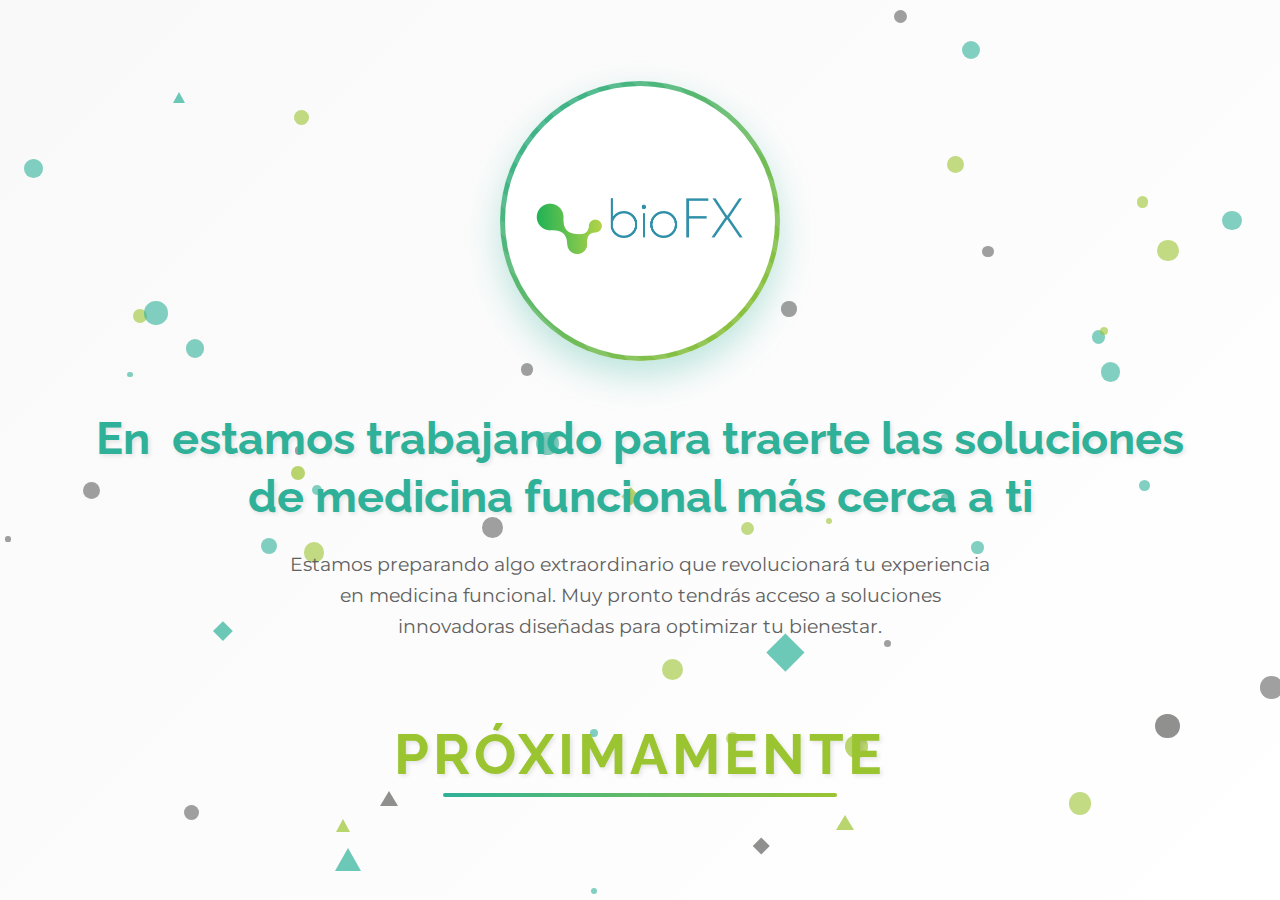
<file: espectativa.html>
<!DOCTYPE html>
<html lang="es">
<head>
    <meta charset="UTF-8">
    <meta name="viewport" content="width=device-width, initial-scale=1.0">
    <title>Bio-FX - Próximamente</title>
    <link rel="stylesheet" href="https://fonts.googleapis.com/css2?family=Montserrat:wght@300;400;600;700&family=Raleway:wght@500;600;700&display=swap">
    <style>
        * {
            margin: 0;
            padding: 0;
            box-sizing: border-box;
        }
        
        body {
            font-family: 'Montserrat', sans-serif;
            background: linear-gradient(135deg, #f9f9f9 0%, #ffffff 100%);
            color: #616160;
            min-height: 100vh;
            display: flex;
            flex-direction: column;
            justify-content: center;
            align-items: center;
            overflow-x: hidden;
            position: relative;
        }
        
        .container {
            max-width: 1200px;
            width: 90%;
            text-align: center;
            padding: 2rem;
            z-index: 10;
        }
        
        .logo-container {
            margin: 0 auto 3rem;
            width: 280px;
            height: 280px;
            position: relative;
            transition: transform 0.1s ease-out;
        }
        
        .logo {
            width: 100%;
            height: 100%;
            border-radius: 50%;
            overflow: hidden;
            box-shadow: 0 15px 35px rgba(43, 177, 152, 0.3);
            background: linear-gradient(135deg, #2eb198 0%, #9bc431 100%);
            display: flex;
            justify-content: center;
            align-items: center;
            position: relative;
        }
        
        .logo img {
            width: 75%;
            height: auto;
            z-index: 3;
            position: relative;
        }
        
        .logo:before {
            content: '';
            position: absolute;
            width: 150%;
            height: 150%;
            background: repeating-linear-gradient(
                45deg,
                transparent,
                transparent 10px,
                rgba(255, 255, 255, 0.1) 10px,
                rgba(255, 255, 255, 0.1) 20px
            );
            animation: rotate 25s linear infinite;
            z-index: 1;
        }
        
        .logo:after {
            content: '';
            position: absolute;
            inset: 5px;
            background: white;
            border-radius: 50%;
            z-index: 2;
        }
        
        .message {
            margin-bottom: 3rem;
            position: relative;
        }
        
        h1 {
            font-family: 'Raleway', sans-serif;
            font-size: 2.8rem;
            font-weight: 700;
            margin-bottom: 1.5rem;
            color: #2eb198;
            line-height: 1.3;
            text-shadow: 2px 2px 4px rgba(0, 0, 0, 0.1);
        }
        
        p {
            font-size: 1.2rem;
            max-width: 700px;
            margin: 0 auto 2rem;
            line-height: 1.6;
        }
        
        .highlight {
            color: #9bc431;
            font-weight: 600;
        }
        
        .coming-soon {
            font-family: 'Raleway', sans-serif;
            font-size: 3.5rem;
            font-weight: 700;
            color: #9bc431;
            text-transform: uppercase;
            letter-spacing: 4px;
            margin: 2rem 0;
            position: relative;
            display: inline-block;
            text-shadow: 2px 2px 4px rgba(0, 0, 0, 0.1);
        }
        
        .coming-soon:after {
            content: '';
            position: absolute;
            bottom: -10px;
            left: 10%;
            width: 80%;
            height: 4px;
            background: linear-gradient(to right, #2eb198, #9bc431);
            border-radius: 2px;
            animation: linePulse 2s infinite;
        }
        
        .animated-text {
            display: inline-block;
            overflow: hidden;
            white-space: nowrap;
            position: relative;
        }
        
        .animated-text:after {
            content: '|';
            position: absolute;
            right: 0;
            color: #9bc431;
            animation: blink 0.7s infinite;
        }
        
        .particles {
            position: absolute;
            top: 0;
            left: 0;
            width: 100%;
            height: 100%;
            z-index: 1;
            pointer-events: none;
        }
        
        .particle {
            position: absolute;
            border-radius: 50%;
            opacity: 0.6;
            animation: float-particle 15s infinite linear;
        }
        
        .floating-elements {
            position: absolute;
            width: 100%;
            height: 100%;
            pointer-events: none;
            z-index: 2;
        }
        
        .floating-element {
            position: absolute;
            opacity: 0.7;
            animation: float 8s infinite ease-in-out;
        }
        
        .circle {
            border-radius: 50%;
            background: #2eb198;
        }
        
        .square {
            background: #9bc431;
            transform: rotate(45deg);
        }
        
        .triangle {
            width: 0;
            height: 0;
            background: transparent;
            border-left: 10px solid transparent;
            border-right: 10px solid transparent;
            border-bottom: 17px solid #616160;
        }
        
        @keyframes float {
            0% { transform: translateY(0) rotate(0deg); }
            50% { transform: translateY(-20px) rotate(10deg); }
            100% { transform: translateY(0) rotate(0deg); }
        }
        
        @keyframes rotate {
            0% { transform: rotate(0deg); }
            100% { transform: rotate(360deg); }
        }
        
        @keyframes blink {
            0%, 100% { opacity: 1; }
            50% { opacity: 0; }
        }
        
        @keyframes linePulse {
            0%, 100% { opacity: 1; width: 80%; }
            50% { opacity: 0.7; width: 85%; }
        }
        
        @keyframes float-particle {
            0% {
                transform: translateY(0) translateX(0) rotate(0deg);
                opacity: 0.6;
            }
            100% {
                transform: translateY(-100vh) translateX(100px) rotate(360deg);
                opacity: 0;
            }
        }
        
        @keyframes fadeIn {
            from { opacity: 0; transform: translateY(20px); }
            to { opacity: 1; transform: translateY(0); }
        }
        
        .container > * {
            animation: fadeIn 1s ease-out forwards;
        }
        
        .message {
            animation-delay: 0.3s;
        }
        
        .coming-soon {
            animation-delay: 0.6s;
        }
        
        @media (max-width: 768px) {
            .logo-container {
                width: 200px;
                height: 200px;
            }
            
            h1 {
                font-size: 2rem;
            }
            
            .coming-soon {
                font-size: 2.5rem;
            }
            
            p {
                font-size: 1rem;
            }
        }
    </style>
</head>
<body>
    <div class="particles" id="particles"></div>
    <div class="floating-elements" id="floating-elements"></div>
    
    <div class="container">
        <div class="logo-container" id="logo-container">
            <div class="logo">
                <img src="assets/logos/logobiofx.png" alt="Bio-FX">
            </div>
        </div>
        
        <div class="message">
            <h1>En <span class="highlight animated-text">Bio-FX</span> estamos trabajando para traerte las soluciones de medicina funcional más cerca a ti</h1>
            <p>Estamos preparando algo extraordinario que revolucionará tu experiencia en medicina funcional. Muy pronto tendrás acceso a soluciones innovadoras diseñadas para optimizar tu bienestar.</p>
        </div>
        
        <div class="coming-soon">Próximamente</div>
    </div>

    <script>
        // Crear partículas flotantes
        document.addEventListener('DOMContentLoaded', function() {
            const particlesContainer = document.getElementById('particles');
            const floatingContainer = document.getElementById('floating-elements');
            const colors = ['#9bc431', '#2eb198', '#616160'];
            const particleCount = 40;
            
            // Crear partículas de fondo
            for (let i = 0; i < particleCount; i++) {
                const particle = document.createElement('div');
                particle.classList.add('particle');
                
                // Tamaño aleatorio
                const size = Math.random() * 20 + 5;
                particle.style.width = `${size}px`;
                particle.style.height = `${size}px`;
                
                // Color aleatorio
                const color = colors[Math.floor(Math.random() * colors.length)];
                particle.style.backgroundColor = color;
                
                // Posición inicial aleatoria
                const posX = Math.random() * 100;
                const posY = Math.random() * 100;
                particle.style.left = `${posX}vw`;
                particle.style.top = `${posY}vh`;
                
                // Duración y delay aleatorios
                const duration = Math.random() * 20 + 10;
                const delay = Math.random() * 5;
                particle.style.animationDuration = `${duration}s`;
                particle.style.animationDelay = `${delay}s`;
                
                particlesContainer.appendChild(particle);
            }
            
            // Crear elementos flotantes
            for (let i = 0; i < 12; i++) {
                const element = document.createElement('div');
                const type = Math.floor(Math.random() * 3);
                
                // Tamaño aleatorio
                const size = Math.random() * 20 + 10;
                
                if (type === 0) {
                    element.classList.add('floating-element', 'circle');
                    element.style.width = `${size}px`;
                    element.style.height = `${size}px`;
                } else if (type === 1) {
                    element.classList.add('floating-element', 'square');
                    element.style.width = `${size}px`;
                    element.style.height = `${size}px`;
                } else {
                    element.classList.add('floating-element', 'triangle');
                    element.style.borderLeftWidth = `${size/2}px`;
                    element.style.borderRightWidth = `${size/2}px`;
                    element.style.borderBottomWidth = `${size*0.85}px`;
                    element.style.borderBottomColor = colors[Math.floor(Math.random() * colors.length)];
                }
                
                // Color aleatorio
                if (type !== 2) {
                    const color = colors[Math.floor(Math.random() * colors.length)];
                    element.style.backgroundColor = color;
                }
                
                // Posición inicial aleatoria
                const posX = Math.random() * 100;
                const posY = Math.random() * 100;
                element.style.left = `${posX}vw`;
                element.style.top = `${posY}vh`;
                
                // Duración y delay aleatorios
                const duration = Math.random() * 10 + 8;
                const delay = Math.random() * 5;
                element.style.animationDuration = `${duration}s`;
                element.style.animationDelay = `${delay}s`;
                
                floatingContainer.appendChild(element);
            }
            
            // Efecto de movimiento del logo con el mouse
            const logoContainer = document.getElementById('logo-container');
            document.addEventListener('mousemove', (e) => {
                const x = (window.innerWidth / 2 - e.clientX) / 25;
                const y = (window.innerHeight / 2 - e.clientY) / 25;
                
                logoContainer.style.transform = `translate(${x}px, ${y}px)`;
            });
            
            // Efecto de escritura para el texto
            const textElement = document.querySelector('.animated-text');
            const text = textElement.textContent;
            textElement.textContent = '';
            
            let i = 0;
            const typeWriter = () => {
                if (i < text.length) {
                    textElement.textContent += text.charAt(i);
                    i++;
                    setTimeout(typeWriter, 100);
                }
            };
            
            setTimeout(typeWriter, 1000);
        });
    </script>
</body>
</html>
</file>
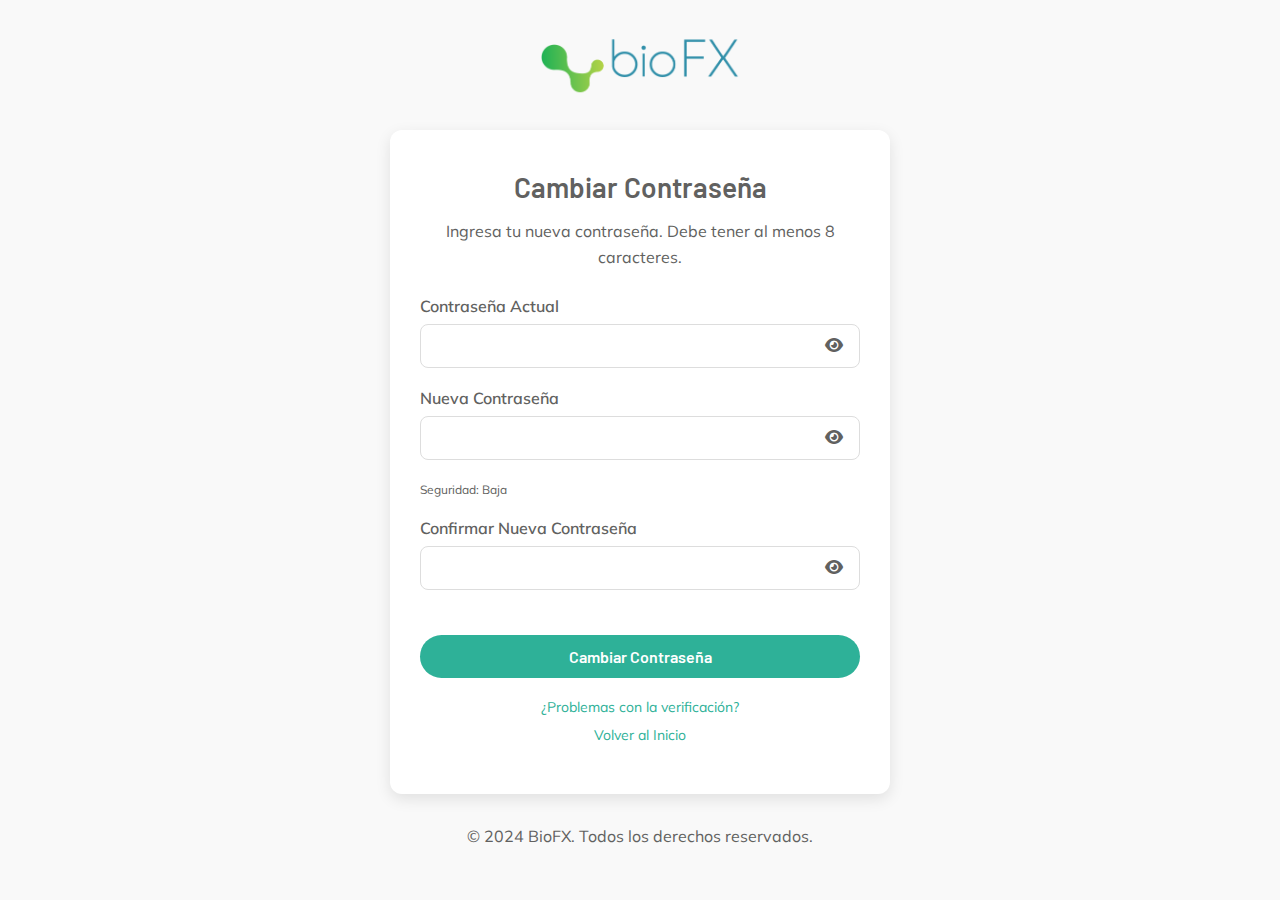
<file: cambiar_contrasena/cambiar_contrasena.html>
<!DOCTYPE html>
<html lang="es">
<head>
    <meta charset="UTF-8">
    <meta name="viewport" content="width=device-width, initial-scale=1.0">
    <title>Cambiar Contraseña - BioFX</title>
    <link rel="icon" type="image/png" href="../assets/logos/isotipoico.png">
    <link href="https://fonts.googleapis.com/css2?family=Inder&family=Mulish:ital,wght@0,200..1000;1,200..1000&family=Barlow:ital,wght@0,100;0,200;0,300;0,400;0,500;0,600;0,700;0,800;0,900&display=swap" rel="stylesheet">
    <link rel="stylesheet" href="https://cdnjs.cloudflare.com/ajax/libs/font-awesome/6.4.0/css/all.min.css">
    <link rel="stylesheet" href="cambiar_contrasena.css">
</head>
<body>
    <div class="logo">
        <a href="../index.html"><img src="../assets/logos/logobiofx.png" alt="BioFX Logo"></a>
    </div>
    
    <div class="password-card">
        <h1>Cambiar Contraseña</h1>
        <p>Ingresa tu nueva contraseña. Debe tener al menos 8 caracteres.</p>
        
        <form id="passwordForm">
            <div class="form-group">
                <label for="currentPassword">Contraseña Actual</label>
                <div class="password-input-container">
                    <input type="password" id="currentPassword" name="currentPassword" required>
                    <button type="button" class="toggle-password" data-target="currentPassword">
                        <i class="fas fa-eye"></i>
                    </button>
                </div>
            </div>
            
            <div class="form-group">
                <label for="newPassword">Nueva Contraseña</label>
                <div class="password-input-container">
                    <input type="password" id="newPassword" name="newPassword" required>
                    <button type="button" class="toggle-password" data-target="newPassword">
                        <i class="fas fa-eye"></i>
                    </button>
                </div>
                <div class="password-strength">
                    <div class="strength-bar"></div>
                    <span class="strength-text">Seguridad: Baja</span>
                </div>
            </div>
            
            <div class="form-group">
                <label for="confirmPassword">Confirmar Nueva Contraseña</label>
                <div class="password-input-container">
                    <input type="password" id="confirmPassword" name="confirmPassword" required>
                    <button type="button" class="toggle-password" data-target="confirmPassword">
                        <i class="fas fa-eye"></i>
                    </button>
                </div>
                <span class="error-message" id="passwordError"></span>
            </div>
            
            <button type="submit" class="btn">Cambiar Contraseña</button>
        </form>
        
        <div class="links">
            <a href="../olvide_contrasenia/olvide_contrasenia.html">¿Problemas con la verificación?</a>
            <a href="../index.html">Volver al Inicio</a>
        </div>
    </div>
    
    <div class="footer">
        <p>© 2024 BioFX. Todos los derechos reservados.</p>
    </div>

    <script src="cambiar_contrasena.js"></script>
</body>
</html>
</file>
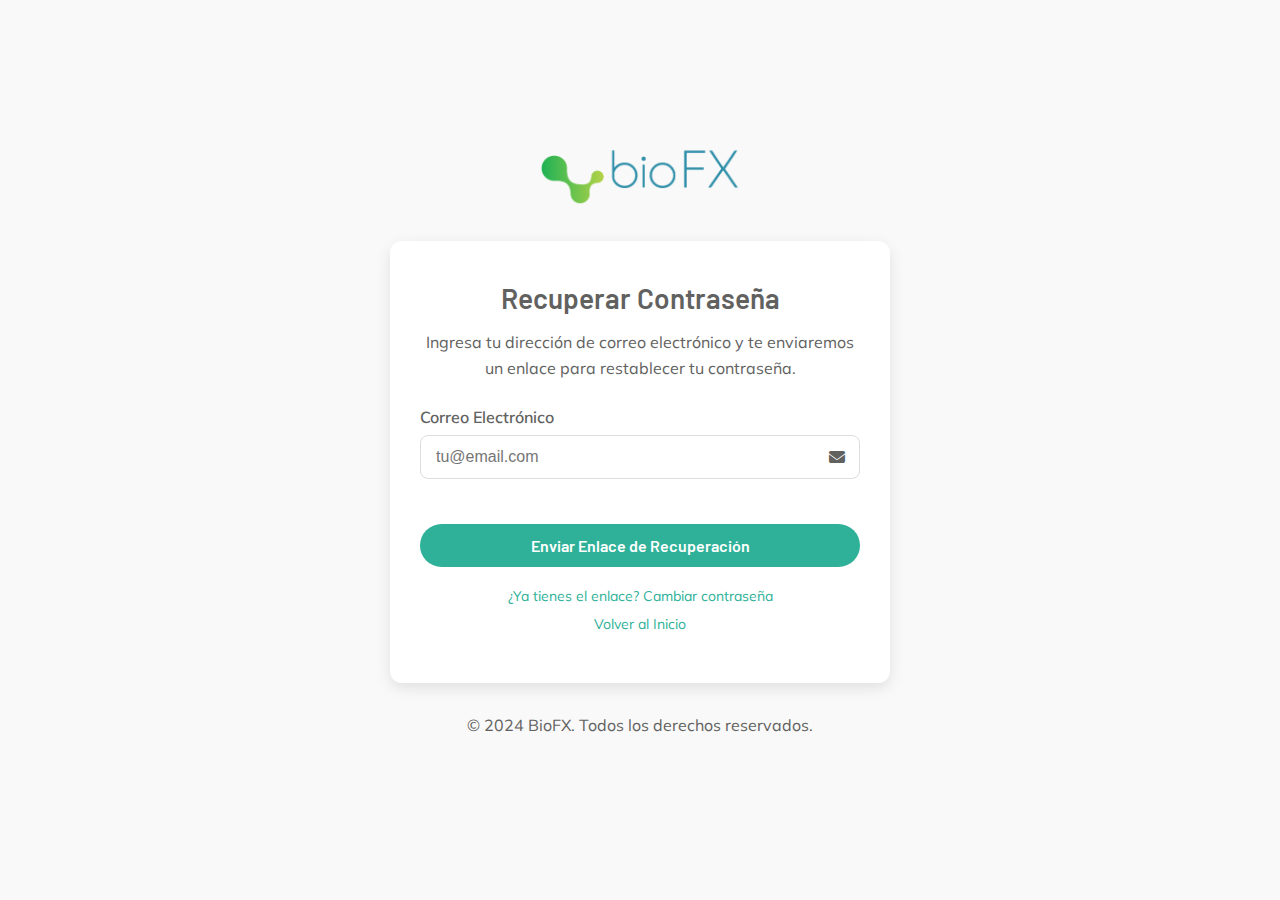
<file: olvide_contraseña/olvide_contrasenia.html>
<!DOCTYPE html>
<html lang="es">
<head>
    <meta charset="UTF-8">
    <meta name="viewport" content="width=device-width, initial-scale=1.0">
    <title>Recuperar Contraseña - BioFX</title>
    <link rel="icon" type="image/png" href="../assets/logos/isotipoico.png">
    <link href="https://fonts.googleapis.com/css2?family=Inder&family=Mulish:ital,wght@0,200..1000;1,200..1000&family=Barlow:ital,wght@0,100;0,200;0,300;0,400;0,500;0,600;0,700;0,800;0,900&display=swap" rel="stylesheet">
    <link rel="stylesheet" href="https://cdnjs.cloudflare.com/ajax/libs/font-awesome/6.4.0/css/all.min.css">
    <link rel="stylesheet" href="olvide_contrasenia.css">
</head>
<body> 
    <div class="logo">
        <a href="../index.html"><img src="../assets/logos/logobiofx.png" alt="BioFX Logo"></a>
    </div>
    
    <div class="recovery-card">
        <h1>Recuperar Contraseña</h1>
        <p>Ingresa tu dirección de correo electrónico y te enviaremos un enlace para restablecer tu contraseña.</p>
        
        <form id="recoveryForm">
            <div class="form-group">
                <label for="email">Correo Electrónico</label>
                <div class="input-container">
                    <input type="email" id="email" name="email" placeholder="tu@email.com" required>
                    <i class="fas fa-envelope input-icon"></i>
                </div>
                <span class="error-message" id="emailError"></span>
            </div>
            
            <button type="submit" class="btn">Enviar Enlace de Recuperación</button>
        </form>
        
        <div class="success-message" id="successMessage">
            <div class="success-icon">
                <i class="fas fa-check-circle"></i>
            </div>
            <h2>¡Correo Enviado!</h2>
            <p>Hemos enviado un enlace de recuperación a tu correo electrónico. Revisa tu bandeja de entrada.</p>
        </div>
        
        <div class="links">
            <a href="../cambiar_contrasena/cambiar_contrasena.html">¿Ya tienes el enlace? Cambiar contraseña</a>
            <a href="../index.html">Volver al Inicio</a>
        </div>
    </div>
    
    <div class="footer">
        <p>© 2024 BioFX. Todos los derechos reservados.</p>
    </div>

    <script src="olvide_contrasenia.js"></script>
</body>
</html>
</file>
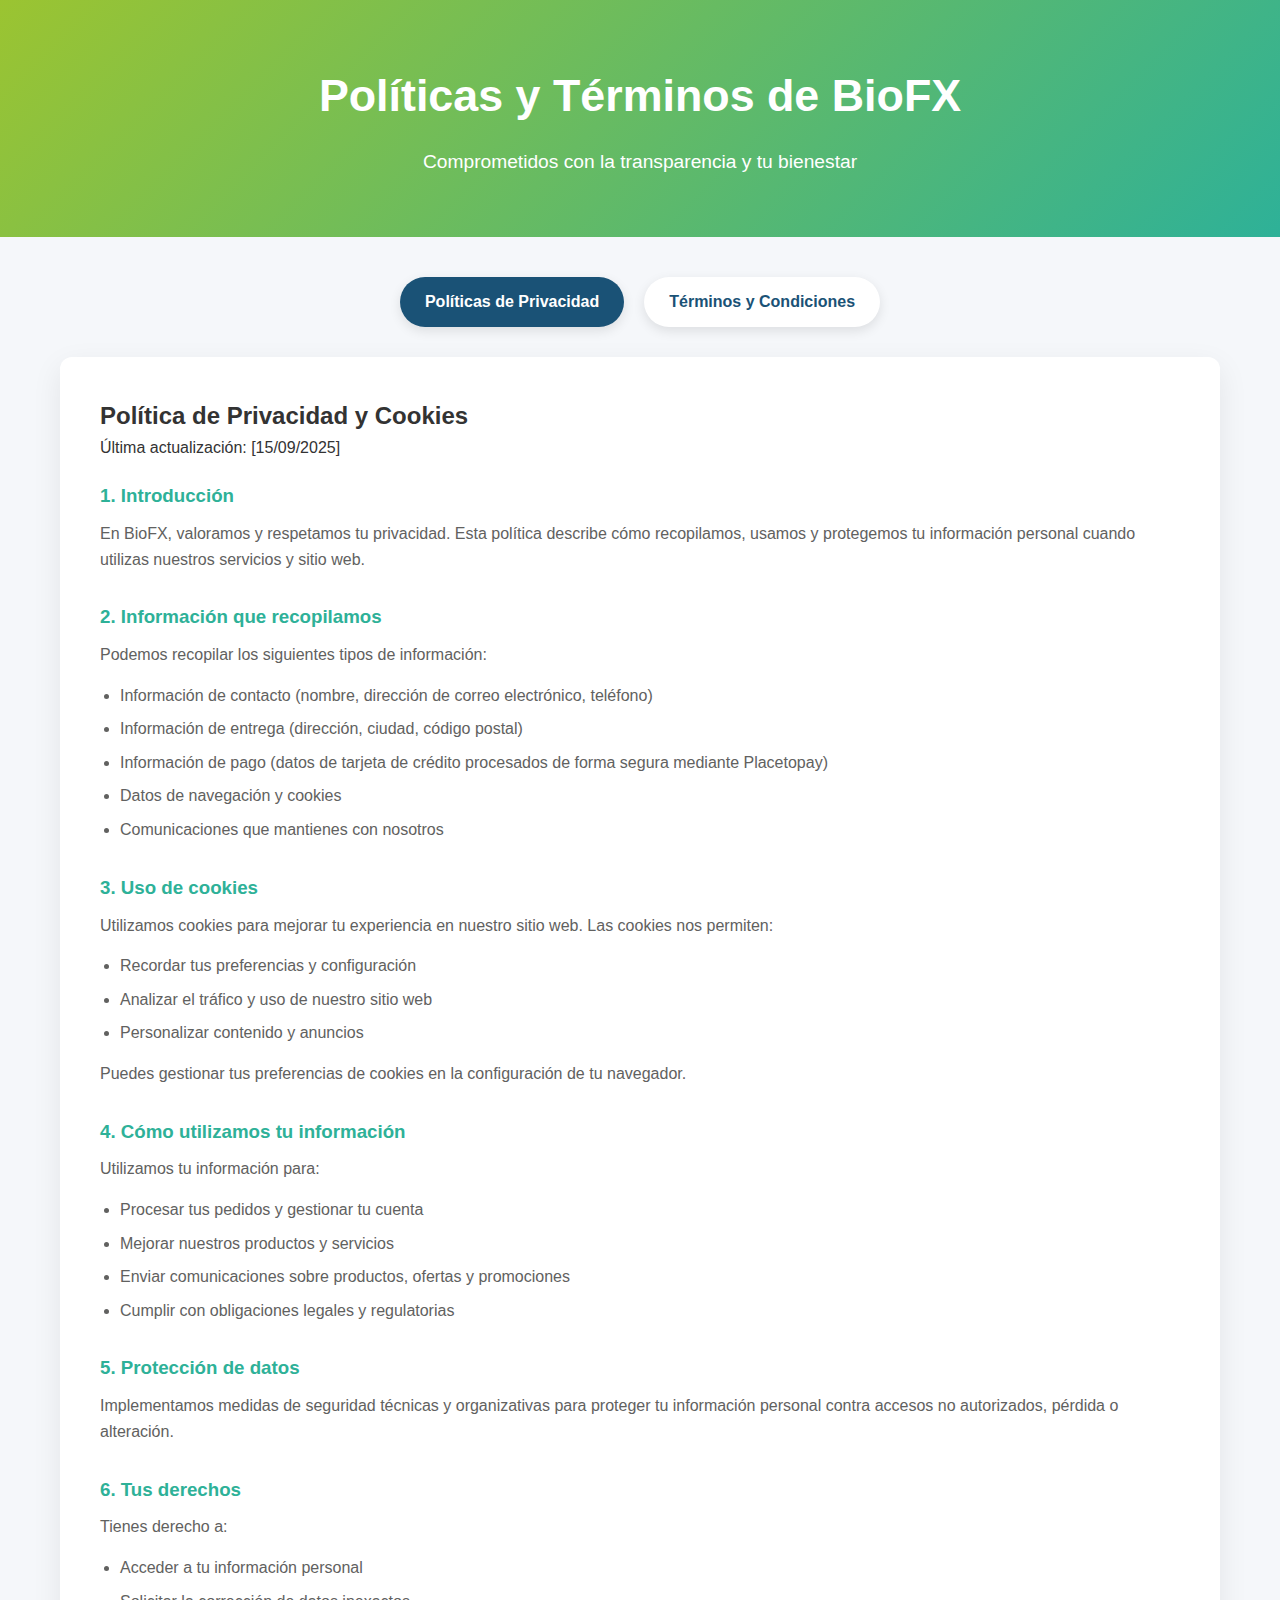
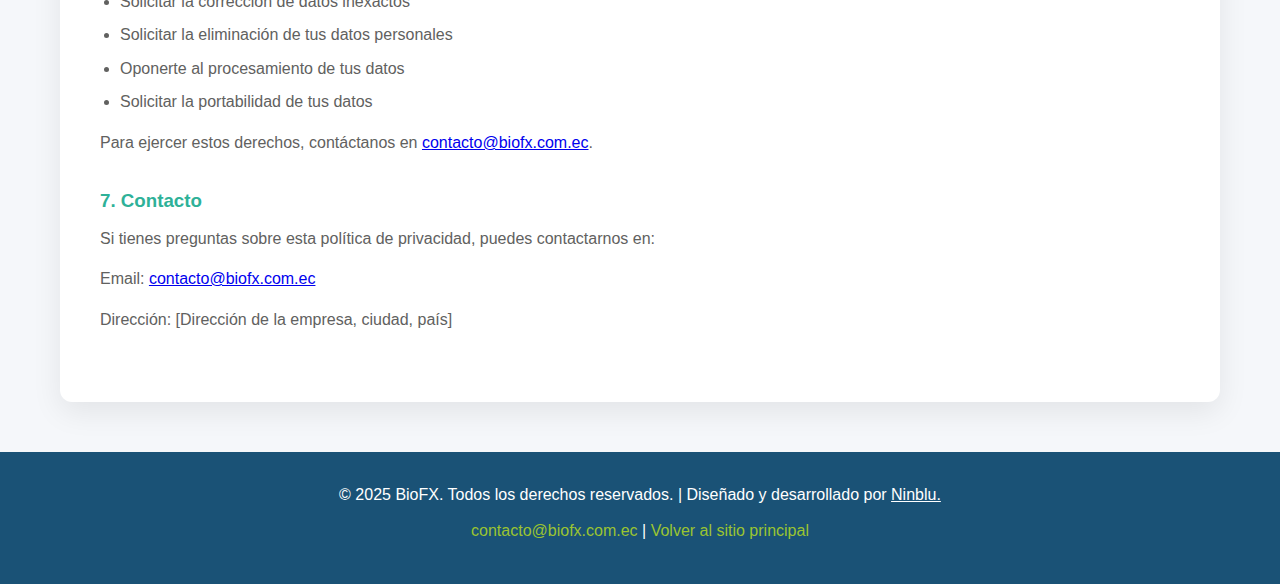
<file: politicas/politicas.html>
<!DOCTYPE html>
<html lang="es">
<head>
    <meta charset="UTF-8">
    <meta name="viewport" content="width=device-width, initial-scale=1.0">
    <title>BioFX - Políticas y Términos</title>
    <link rel="icon" type="image/png" href="../assets/logos/isotipoico.png"> 
    <link rel="stylesheet" href="https://cdnjs.cloudflare.com/ajax/libs/font-awesome/6.4.0/css/all.min.css">
    <style>
        /* Estilos generales */
        * {
            margin: 0;
            padding: 0;
            box-sizing: border-box;
        }
        
        body {
            font-family: 'Segoe UI', Tahoma, Geneva, Verdana, sans-serif;
            line-height: 1.6;
            color: #333;
            background-color: #f5f7fa;
            min-height: 100vh;
        }
        
        .container {
            max-width: 1200px;
            margin: 0 auto;
            padding: 0 20px;
        }
        
        /* Header */
        .policy-header {
            background: linear-gradient(135deg, #9bc431 0%, #2eb198 100%);
            padding: 60px 0;
            text-align: center;
            color: white;
            margin-bottom: 40px;
        }
        
        .policy-header h1 {
            font-size: 2.8rem;
            margin-bottom: 15px;
        }
        
        .policy-header p {
            font-size: 1.2rem;
            max-width: 800px;
            margin: 0 auto;
        }
        
        /* Navegación entre políticas */
        .policy-nav {
            display: flex;
            justify-content: center;
            margin-bottom: 30px;
            gap: 20px;
        }
        
        .policy-nav a {
            padding: 12px 25px;
            background-color: white;
            color: #1a5276;
            text-decoration: none;
            border-radius: 30px;
            font-weight: 600;
            box-shadow: 0 4px 12px rgba(0, 0, 0, 0.1);
            transition: all 0.3s ease;
        }
        
        .policy-nav a:hover,
        .policy-nav a.active {
            background-color: #1a5276;
            color: white;
        }
        
        /* Contenido de políticas */
        .policy-content {
            background: white;
            border-radius: 12px;
            padding: 40px;
            box-shadow: 0 10px 30px rgba(0, 0, 0, 0.08);
            margin-bottom: 50px;
        }
        
        .policy-section {
            margin-bottom: 30px;
        }
        
        .policy-section h2 {
            color: #1a5276;
            margin-bottom: 15px;
            padding-bottom: 10px;
            border-bottom: 2px solid #9bc431;
        }
        
        .policy-section h3 {
            color: #2eb198;
            margin: 20px 0 10px;
        }
        
        .policy-section p {
            margin-bottom: 15px;
            color: #616160;
        }
        
        .policy-section ul {
            margin-left: 20px;
            margin-bottom: 15px;
        }
        
        .policy-section li {
            margin-bottom: 8px;
            color: #616160;
        }
        
        /* Footer */
        .policy-footer {
            background-color: #1a5276;
            color: white;
            padding: 30px 0;
            text-align: center;
        }
        
        .policy-footer p {
            margin-bottom: 10px;
        }
        
        .policy-footer a {
            color: #9bc431;
            text-decoration: none;
        }
        
        .policy-footer a:hover {
            text-decoration: underline;
        }
        
        /* Responsive */
        @media (max-width: 768px) {
            .policy-header h1 {
                font-size: 2.2rem;
            }
            
            .policy-nav {
                flex-direction: column;
                align-items: center;
            }
            
            .policy-content {
                padding: 25px;
            }
        }
    </style>
</head>
<body>
    <!-- Header -->
    <header class="policy-header">
        <div class="container">
            <h1>Políticas y Términos de BioFX</h1>
            <p>Comprometidos con la transparencia y tu bienestar</p>
        </div>
    </header>

    <!-- Navegación -->
    <div class="container">
        <div class="policy-nav">
            <a href="#privacy" class="active">Políticas de Privacidad</a>
            <a href="#terms">Términos y Condiciones</a>
        </div>
    </div>

    <!-- Contenido Principal -->
    <div class="container">
        <!-- Políticas de Privacidad -->
        <section id="privacy" class="policy-content">
            <h2>Política de Privacidad y Cookies</h2>
            <p>Última actualización: [15/09/2025]</p>
            
            <div class="policy-section">
                <h3>1. Introducción</h3>
                <p>En BioFX, valoramos y respetamos tu privacidad. Esta política describe cómo recopilamos, usamos y protegemos tu información personal cuando utilizas nuestros servicios y sitio web.</p>
            </div>
            
            <div class="policy-section">
                <h3>2. Información que recopilamos</h3>
                <p>Podemos recopilar los siguientes tipos de información:</p>
                <ul>
                    <li>Información de contacto (nombre, dirección de correo electrónico, teléfono)</li>
                    <li>Información de entrega (dirección, ciudad, código postal)</li>
                    <li>Información de pago (datos de tarjeta de crédito procesados de forma segura mediante Placetopay)</li>
                    <li>Datos de navegación y cookies</li>
                    <li>Comunicaciones que mantienes con nosotros</li>
                </ul>
            </div>
            
            <div class="policy-section">
                <h3>3. Uso de cookies</h3>
                <p>Utilizamos cookies para mejorar tu experiencia en nuestro sitio web. Las cookies nos permiten:</p>
                <ul>
                    <li>Recordar tus preferencias y configuración</li>
                    <li>Analizar el tráfico y uso de nuestro sitio web</li>
                    <li>Personalizar contenido y anuncios</li>
                </ul>
                <p>Puedes gestionar tus preferencias de cookies en la configuración de tu navegador.</p>
            </div>
            
            <div class="policy-section">
                <h3>4. Cómo utilizamos tu información</h3>
                <p>Utilizamos tu información para:</p>
                <ul>
                    <li>Procesar tus pedidos y gestionar tu cuenta</li>
                    <li>Mejorar nuestros productos y servicios</li>
                    <li>Enviar comunicaciones sobre productos, ofertas y promociones</li>
                    <li>Cumplir con obligaciones legales y regulatorias</li>
                </ul>
            </div>
            
            <div class="policy-section">
                <h3>5. Protección de datos</h3>
                <p>Implementamos medidas de seguridad técnicas y organizativas para proteger tu información personal contra accesos no autorizados, pérdida o alteración.</p>
            </div>
            
            <div class="policy-section">
                <h3>6. Tus derechos</h3>
                <p>Tienes derecho a:</p>
                <ul>
                    <li>Acceder a tu información personal</li>
                    <li>Solicitar la corrección de datos inexactos</li>
                    <li>Solicitar la eliminación de tus datos personales</li>
                    <li>Oponerte al procesamiento de tus datos</li>
                    <li>Solicitar la portabilidad de tus datos</li>
                </ul>
                <p>Para ejercer estos derechos, contáctanos en <a href="mailto:contacto@biofx.com.ec">contacto@biofx.com.ec</a>.</p>
            </div>
            
            <div class="policy-section">
                <h3>7. Contacto</h3>
                <p>Si tienes preguntas sobre esta política de privacidad, puedes contactarnos en:</p>
                <p>Email: <a href="mailto:contacto@biofx.com.ec">contacto@biofx.com.ec</a></p>
                <p>Dirección: [Dirección de la empresa, ciudad, país]</p>
            </div>
        </section>

        <!-- Términos y Condiciones -->
        <section id="terms" class="policy-content" style="display: none;">
            <h2>Términos y Condiciones de Uso</h2>
            <p>Última actualización: [15/09/2025]</p>
            
            <div class="policy-section">
                <h3>1. Aceptación de los términos</h3>
                <p>Al acceder y utilizar nuestro sitio web, aceptas cumplir con estos términos y condiciones y con nuestra política de privacidad.</p>
            </div>
            
            <div class="policy-section">
                <h3>2. Productos y servicios</h3>
                <p>BioFX ofrece suplementos dietarios y productos de medicina funcional. Toda la información proporcionada sobre nuestros productos tiene fines informativos y no sustituye el consejo médico profesional.</p>
            </div>
            
            <div class="policy-section">
                <h3>3. Registro de cuenta</h3>
                <p>Para realizar compras, deberás crear una cuenta proporcionando información veraz y completa. Eres responsable de mantener la confidencialidad de tu contraseña.</p>
            </div>
            
            <div class="policy-section">
                <h3>4. Proceso de compra</h3>
                <p>Al realizar un pedido, aceptas que:</p>
                <ul>
                    <li>Proporcionas información de pago precisa y completa</li>
                    <li>Eres el titular legítimo del método de pago utilizado</li>
                    <li>Los precios están sujetos a cambios sin previo aviso</li>
                </ul>
            </div>
            
            <div class="policy-section">
                <h3>5. Política de entrega</h3>
                <p>Realizamos entregas en un plazo de 24-48 horas. No nos hacemos responsables por retrasos causados por factores fuera de nuestro control.</p>
            </div>
            
            <div class="policy-section">
                <h3>6. Devoluciones y reembolsos</h3>
                <p>Aceptamos devoluciones dentro de los 15 días posteriores a la recepción del producto, siempre que esté en su empaque original y sin abrir.</p>
            </div>
            
            <div class="policy-section">
                <h3>7. Propiedad intelectual</h3>
                <p>Todo el contenido de este sitio web (textos, imágenes, logotipos, etc.) es propiedad de BioFX y está protegido por leyes de propiedad intelectual.</p>
            </div>
            
            <div class="policy-section">
                <h3>8. Limitación de responsabilidad</h3>
                <p>BioFX no se hace responsable por daños indirectos, incidentales o consecuentes resultantes del uso de nuestros productos o servicios.</p>
            </div>
            
            <div class="policy-section">
                <h3>9. Modificaciones</h3>
                <p>Nos reservamos el derecho de modificar estos términos en cualquier momento. Los cambios entrarán en vigor tras su publicación en el sitio web.</p>
            </div>
            
            <div class="policy-section">
                <h3>10. Ley aplicable</h3>
                <p>Estos términos se rigen por las leyes de Ecuador. Cualquier disputa se resolverá en los tribunales competentes de [ciudad, país].</p>
            </div>
            
            <div class="policy-section">
                <h3>11. Contacto</h3>
                <p>Para preguntas sobre estos términos y condiciones, contáctanos en:</p>
                <p>Email: <a href="mailto:contacto@biofx.com.ec">contacto@biofx.com.ec</a></p>
                <p>Teléfono: [+593 98 499 8324]</p>
            </div>
        </section>
    </div>

    <!-- Footer -->
    <footer class="policy-footer">
        <div class="container">
            <div class="footer-bottom">
                <p>&copy; 2025 BioFX. Todos los derechos reservados. | Diseñado y desarrollado por <a href="mailto:ninblustd@gmail.com" style="color: inherit; text-decoration:underline;">Ninblu.</a></p>
            </div>
            <p><a href="mailto:contacto@biofx.com.ec">contacto@biofx.com.ec</a> | <a href="../index.html">Volver al sitio principal</a></p>
        </div>
    </footer>

    <script>
        // Funcionalidad para alternar entre políticas y términos
        document.addEventListener('DOMContentLoaded', function() {
            const privacyLink = document.querySelector('a[href="#privacy"]');
            const termsLink = document.querySelector('a[href="#terms"]');
            const privacySection = document.getElementById('privacy');
            const termsSection = document.getElementById('terms');
            
            privacyLink.addEventListener('click', function(e) {
                e.preventDefault();
                privacySection.style.display = 'block';
                termsSection.style.display = 'none';
                privacyLink.classList.add('active');
                termsLink.classList.remove('active');
            });
            
            termsLink.addEventListener('click', function(e) {
                e.preventDefault();
                privacySection.style.display = 'none';
                termsSection.style.display = 'block';
                privacyLink.classList.remove('active');
                termsLink.classList.add('active');
            });
        });
    </script>
</body>
</html>
</file>
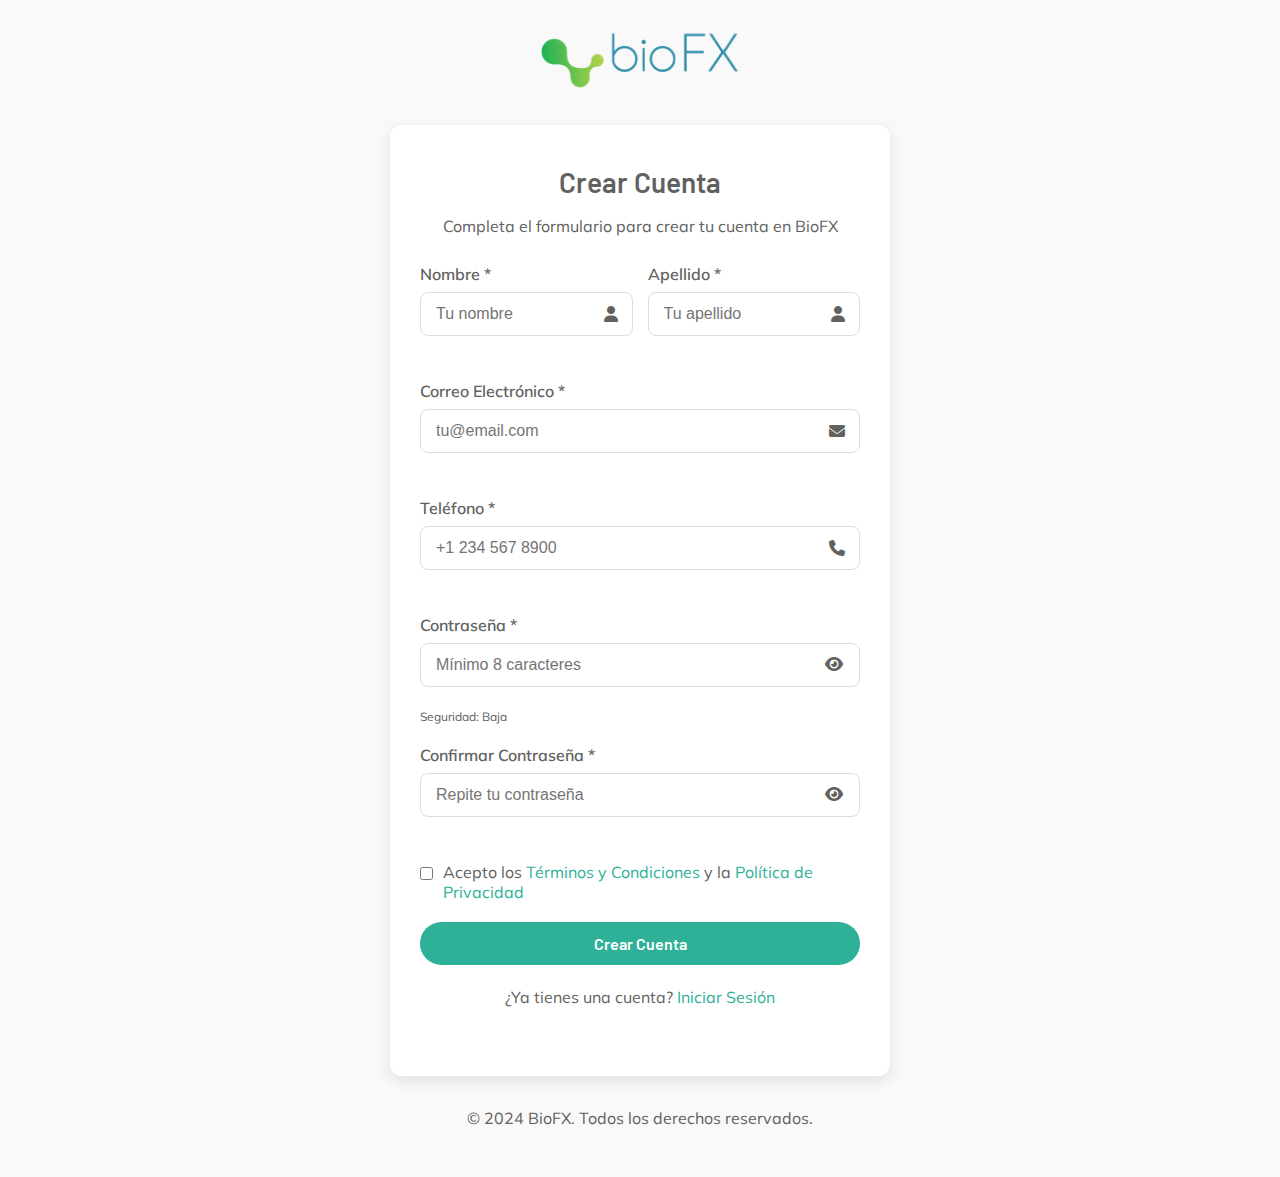
<file: registro/registro.html>
<!DOCTYPE html>
<html lang="es">
  <head>
    <meta charset="UTF-8" />
    <meta name="viewport" content="width=device-width, initial-scale=1.0" />
    <title>Registro - BioFX</title>
    <link rel="icon" type="image/png" href="../assets/logos/isotipoico.png" />
    <link
      href="https://fonts.googleapis.com/css2?family=Inder&family=Mulish:ital,wght@0,200..1000;1,200..1000&family=Barlow:ital,wght@0,100;0,200;0,300;0,400;0,500;0,600;0,700;0,800;0,900&display=swap"
      rel="stylesheet"
    />
    <link
      rel="stylesheet"
      href="https://cdnjs.cloudflare.com/ajax/libs/font-awesome/6.4.0/css/all.min.css"
    />
    <link rel="stylesheet" href="registro.css" />
  </head>
  <body>
    <div class="logo">
      <a href="../index.html"><img src="../assets/logos/logobiofx.png" alt="BioFX Logo" /></a>
    </div>

    <div class="register-card">
      <h1>Crear Cuenta</h1>
      <p>Completa el formulario para crear tu cuenta en BioFX</p>

      <form id="registerForm">
        <div class="form-row">
          <div class="form-group">
            <label for="nombre">Nombre *</label>
            <div class="input-container">
              <input type="text" id="nombre" name="nombre" placeholder="Tu nombre" required />
              <i class="fas fa-user input-icon"></i>
            </div>
            <span class="error-message" id="nombreError"></span>
          </div>

          <div class="form-group">
            <label for="apellido">Apellido *</label>
            <div class="input-container">
              <input type="text" id="apellido" name="apellido" placeholder="Tu apellido" required />
              <i class="fas fa-user input-icon"></i>
            </div>
            <span class="error-message" id="apellidoError"></span>
          </div>
        </div>

        <div class="form-group">
          <label for="email">Correo Electrónico *</label>
          <div class="input-container">
            <input type="email" id="email" name="email" placeholder="tu@email.com" required />
            <i class="fas fa-envelope input-icon"></i>
          </div>
          <span class="error-message" id="emailError"></span>
        </div>

        <div class="form-group">
          <label for="telefono">Teléfono *</label>
          <div class="input-container">
            <input
              type="tel"
              id="telefono"
              name="telefono"
              placeholder="+1 234 567 8900"
              required
            />
            <i class="fas fa-phone input-icon"></i>
          </div>
          <span class="error-message" id="telefonoError"></span>
        </div>

        <div class="form-group">
          <label for="password">Contraseña *</label>
          <div class="password-input-container">
            <input
              type="password"
              id="password"
              name="password"
              placeholder="Mínimo 8 caracteres"
              required
            />
            <button type="button" class="toggle-password" data-target="password">
              <i class="fas fa-eye"></i>
            </button>
          </div>
          <div class="password-strength">
            <div class="strength-bar"></div>
            <span class="strength-text">Seguridad: Baja</span>
          </div>
        </div>

        <div class="form-group">
          <label for="confirmPassword">Confirmar Contraseña *</label>
          <div class="password-input-container">
            <input
              type="password"
              id="confirmPassword"
              name="confirmPassword"
              placeholder="Repite tu contraseña"
              required
            />
            <button type="button" class="toggle-password" data-target="confirmPassword">
              <i class="fas fa-eye"></i>
            </button>
          </div>
          <span class="error-message" id="passwordError"></span>
        </div>

        <div class="form-group checkbox-group">
          <input type="checkbox" id="terms" name="terms" required />
          <label for="terms"
            >Acepto los
            <a href="../politicas/politicas.html" target="_blank" class="link"
              >Términos y Condiciones</a
            >
            y la
            <a href="../politicas/politicas.html" target="_blank" class="link"
              >Política de Privacidad</a
            ></label
          >
          <span class="error-message" id="termsError"></span>
        </div>

        <button type="submit" class="btn">Crear Cuenta</button>
      </form>

      <div class="success-message" id="successMessage" style="display: none">
        <div class="success-icon"><i class="fas fa-check-circle"></i></div>
        <h2>¡Registro Exitoso!</h2>
        <p>
          Tu cuenta ha sido creada correctamente. Hemos enviado un correo de verificación a
          <strong id="successEmail"></strong>. Revisa tu bandeja de entrada y spam.
        </p>
        <a href="../index.html" class="btn" style="margin-top: 16px">Volver al inicio</a>
      </div>

      <div class="links">
        <p>¿Ya tienes una cuenta? <a href="../index.html">Iniciar Sesión</a></p>
      </div>
    </div>

    <div class="footer">
      <p>© 2024 BioFX. Todos los derechos reservados.</p>
    </div>

    <script>
      window.API_BASE_URL = "https://api.biofx.com.ec";
    </script>
    <script src="../api-service.js" defer></script>
    <script src="../utils/snackbar.js" defer></script>
    <script src="registro.js"></script>
  </body>
</html>
</file>
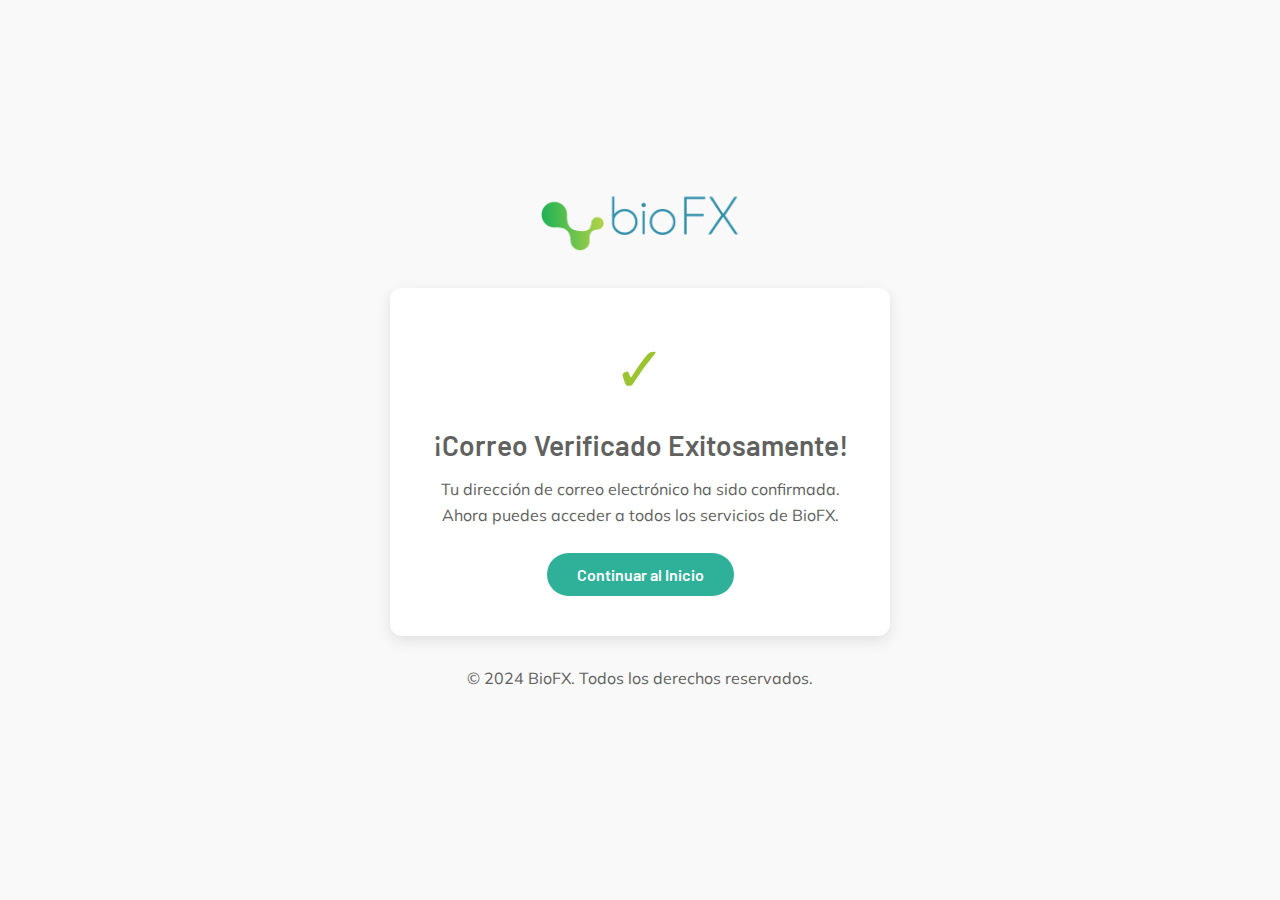
<file: verif_correo/verification.html>
<!DOCTYPE html>
<html lang="es">
<head>
    <meta charset="UTF-8">
    <meta name="viewport" content="width=device-width, initial-scale=1.0">
    <title>Correo Verificado - BioFX</title>
    <link rel="icon" type="image/png" href="../assets/logos/isotipoico.png">
    <link href="https://fonts.googleapis.com/css2?family=Inder&family=Mulish:ital,wght@0,200..1000;1,200..1000&family=Barlow:ital,wght@0,100;0,200;0,300;0,400;0,500;0,600;0,700;0,800;0,900&display=swap" rel="stylesheet">
    <link rel="stylesheet" href="verification.css">
</head>
<body>
    <div class="logo">
        <img src="../assets/logos/logobiofx.png" alt="BioFX Logo">
    </div>
    
    <div class="verification-card">
        <div class="icon-success">✓</div>
        <h1>¡Correo Verificado Exitosamente!</h1>
        <p>Tu dirección de correo electrónico ha sido confirmada. Ahora puedes acceder a todos los servicios de BioFX.</p>
        <a href="../index.html" class="btn">Continuar al Inicio</a>
    </div>
    
    <div class="footer">
        <p>© 2024 BioFX. Todos los derechos reservados.</p>
    </div>
</body>
</html>
</file>
<file: cambiar_contrasena/cambiar_contrasena.css>
:root {
    --verde: #9bc431;
    --turquesa: #2eb198;
    --gris: #616160;
    --blanco: #ffffff;
    --error: #e74c3c;
    --success: #27ae60;
}

* {
    margin: 0;
    padding: 0;
    box-sizing: border-box;
}

body {
    font-family: 'Mulish', sans-serif;
    background-color: #f9f9f9;
    color: var(--gris);
    display: flex;
    flex-direction: column;
    align-items: center;
    justify-content: center;
    min-height: 100vh;
    padding: 20px;
    text-align: center;
}

.logo {
    margin-bottom: 30px;
}

.logo img {
    max-width: 200px;
    height: auto;
}

.logo a {
    text-decoration: none;
    border: none;
}

.password-card {
    background-color: var(--blanco);
    border-radius: 12px;
    box-shadow: 0 5px 15px rgba(0, 0, 0, 0.1);
    padding: 40px 30px;
    max-width: 500px;
    width: 100%;
    text-align: left;
}

h1 {
    font-family: 'Barlow', sans-serif;
    font-weight: 600;
    color: var(--gris);
    margin-bottom: 15px;
    font-size: 28px;
    text-align: center;
}

p {
    line-height: 1.6;
    margin-bottom: 25px;
    font-size: 16px;
    text-align: center;
}

.form-group {
    margin-bottom: 20px;
}

label {
    display: block;
    margin-bottom: 8px;
    font-weight: 600;
    color: var(--gris);
}

.password-input-container {
    position: relative;
    width: 100%;
}

input[type="password"],
input[type="text"] {
    width: 100%;
    padding: 12px 45px 12px 15px;
    border: 1px solid #ddd;
    border-radius: 8px;
    font-size: 16px;
    transition: border 0.3s;
}

input[type="password"]:focus,
input[type="text"]:focus {
    border-color: var(--turquesa);
    outline: none;
}

.toggle-password {
    position: absolute;
    right: 12px;
    top: 50%;
    transform: translateY(-50%);
    background: none;
    border: none;
    cursor: pointer;
    color: var(--gris);
    font-size: 16px;
    padding: 5px;
    transition: color 0.3s;
}

.toggle-password:hover {
    color: var(--turquesa);
}

.password-strength {
    margin-top: 8px;
}

.strength-bar {
    height: 5px;
    background-color: #eee;
    border-radius: 3px;
    margin-bottom: 5px;
    transition: all 0.3s;
    width: 0%;
}

.strength-text {
    font-size: 12px;
    color: var(--gris);
}

.error-message {
    color: var(--error);
    font-size: 14px;
    display: block;
    margin-top: 5px;
    min-height: 20px;
}

.btn {
    display: block;
    width: 100%;
    background-color: var(--turquesa);
    color: var(--blanco);
    text-decoration: none;
    padding: 12px 30px;
    border-radius: 30px;
    font-weight: 600;
    font-family: 'Barlow', sans-serif;
    transition: all 0.3s ease;
    border: none;
    cursor: pointer;
    font-size: 16px;
    text-align: center;
    margin-top: 10px;
}

.btn:hover {
    background-color: var(--verde);
    transform: translateY(-2px);
}

.btn:disabled {
    background-color: #cccccc;
    cursor: not-allowed;
    transform: none;
}

.links {
    text-align: center;
    margin-top: 20px;
}

.links a {
    display: block;
    color: var(--turquesa);
    text-decoration: none;
    margin-bottom: 10px;
    font-size: 14px;
}

.links a:hover {
    text-decoration: underline;
}

.footer {
    margin-top: 30px;
    font-size: 14px;
    color: var(--gris);
}

@media (max-width: 480px) {
    .password-card {
        padding: 30px 20px;
    }
    
    h1 {
        font-size: 24px;
    }
}
</file>
<file: olvide_contraseña/olvide_contrasenia.css>
:root {
    --verde: #9bc431;
    --turquesa: #2eb198;
    --gris: #616160;
    --blanco: #ffffff;
    --error: #e74c3c;
    --success: #27ae60;
}

* {
    margin: 0;
    padding: 0;
    box-sizing: border-box;
}

body {
    font-family: 'Mulish', sans-serif;
    background-color: #f9f9f9;
    color: var(--gris);
    display: flex;
    flex-direction: column;
    align-items: center;
    justify-content: center;
    min-height: 100vh;
    padding: 20px;
    text-align: center;
}

.logo {
    margin-bottom: 30px;
}

.logo img {
    max-width: 200px;
    height: auto;
}

.logo a {
    text-decoration: none;
    border: none;
}

.recovery-card {
    background-color: var(--blanco);
    border-radius: 12px;
    box-shadow: 0 5px 15px rgba(0, 0, 0, 0.1);
    padding: 40px 30px;
    max-width: 500px;
    width: 100%;
    text-align: left;
}

h1 {
    font-family: 'Barlow', sans-serif;
    font-weight: 600;
    color: var(--gris);
    margin-bottom: 15px;
    font-size: 28px;
    text-align: center;
}

p {
    line-height: 1.6;
    margin-bottom: 25px;
    font-size: 16px;
    text-align: center;
}

.form-group {
    margin-bottom: 20px;
}

label {
    display: block;
    margin-bottom: 8px;
    font-weight: 600;
    color: var(--gris);
}

.input-container {
    position: relative;
    width: 100%;
}

input[type="email"] {
    width: 100%;
    padding: 12px 45px 12px 15px;
    border: 1px solid #ddd;
    border-radius: 8px;
    font-size: 16px;
    transition: border 0.3s;
}

input[type="email"]:focus {
    border-color: var(--turquesa);
    outline: none;
}

.input-icon {
    position: absolute;
    right: 15px;
    top: 50%;
    transform: translateY(-50%);
    color: var(--gris);
    font-size: 16px;
}

.error-message {
    color: var(--error);
    font-size: 14px;
    display: block;
    margin-top: 5px;
    min-height: 20px;
}

.btn {
    display: block;
    width: 100%;
    background-color: var(--turquesa);
    color: var(--blanco);
    text-decoration: none;
    padding: 12px 30px;
    border-radius: 30px;
    font-weight: 600;
    font-family: 'Barlow', sans-serif;
    transition: all 0.3s ease;
    border: none;
    cursor: pointer;
    font-size: 16px;
    text-align: center;
    margin-top: 10px;
}

.btn:hover {
    background-color: var(--verde);
    transform: translateY(-2px);
}

.btn:disabled {
    background-color: #cccccc;
    cursor: not-allowed;
    transform: none;
}

.success-message {
    display: none;
    text-align: center;
    padding: 20px;
    background-color: #f8fff8;
    border-radius: 8px;
    border: 1px solid #e1f7e1;
    margin-top: 20px;
}

.success-icon {
    color: var(--success);
    font-size: 48px;
    margin-bottom: 15px;
}

.success-message h2 {
    color: var(--success);
    margin-bottom: 10px;
    font-family: 'Barlow', sans-serif;
}

.links {
    text-align: center;
    margin-top: 20px;
}

.links a {
    display: block;
    color: var(--turquesa);
    text-decoration: none;
    margin-bottom: 10px;
    font-size: 14px;
}

.links a:hover {
    text-decoration: underline;
}

.footer {
    margin-top: 30px;
    font-size: 14px;
    color: var(--gris);
}

@media (max-width: 480px) {
    .recovery-card {
        padding: 30px 20px;
    }
    
    h1 {
        font-size: 24px;
    }
}
</file>
<file: registro/registro.css>
:root {
  --verde: #9bc431;
  --turquesa: #2eb198;
  --gris: #616160;
  --blanco: #ffffff;
  --error: #e74c3c;
  --success: #27ae60;
}

* {
  margin: 0;
  padding: 0;
  box-sizing: border-box;
}

body {
  font-family: "Mulish", sans-serif;
  background-color: #f9f9f9;
  color: var(--gris);
  display: flex;
  flex-direction: column;
  align-items: center;
  justify-content: center;
  min-height: 100vh;
  padding: 20px;
  text-align: center;
}

.logo {
  margin-bottom: 30px;
}

.logo img {
  max-width: 200px;
  height: auto;
}

.logo a {
  text-decoration: none;
  border: none;
}

.register-card {
  background-color: var(--blanco);
  border-radius: 12px;
  box-shadow: 0 5px 15px rgba(0, 0, 0, 0.1);
  padding: 40px 30px;
  max-width: 500px;
  width: 100%;
  text-align: left;
}

h1 {
  font-family: "Barlow", sans-serif;
  font-weight: 600;
  color: var(--gris);
  margin-bottom: 15px;
  font-size: 28px;
  text-align: center;
}

p {
  line-height: 1.6;
  margin-bottom: 25px;
  font-size: 16px;
  text-align: center;
}

.form-row {
  display: flex;
  gap: 15px;
}

.form-row .form-group {
  flex: 1;
}

.form-group {
  margin-bottom: 20px;
}

label {
  display: block;
  margin-bottom: 8px;
  font-weight: 600;
  color: var(--gris);
}

.input-container {
  position: relative;
  width: 100%;
}

input[type="text"],
input[type="email"],
input[type="tel"],
input[type="password"] {
  width: 100%;
  padding: 12px 45px 12px 15px;
  border: 1px solid #ddd;
  border-radius: 8px;
  font-size: 16px;
  transition: border 0.3s;
}

input[type="text"]:focus,
input[type="email"]:focus,
input[type="tel"]:focus,
input[type="password"]:focus {
  border-color: var(--turquesa);
  outline: none;
}

.input-icon {
  position: absolute;
  right: 15px;
  top: 50%;
  transform: translateY(-50%);
  color: var(--gris);
  font-size: 16px;
}

.password-input-container {
  position: relative;
  width: 100%;
}

.toggle-password {
  position: absolute;
  right: 12px;
  top: 50%;
  transform: translateY(-50%);
  background: none;
  border: none;
  cursor: pointer;
  color: var(--gris);
  font-size: 16px;
  padding: 5px;
  transition: color 0.3s;
}

.toggle-password:hover {
  color: var(--turquesa);
}

.password-strength {
  margin-top: 8px;
}

.strength-bar {
  height: 5px;
  background-color: #eee;
  border-radius: 3px;
  margin-bottom: 5px;
  transition: all 0.3s;
  width: 0%;
}

.strength-text {
  font-size: 12px;
  color: var(--gris);
}

.checkbox-group {
  display: flex;
  align-items: flex-start;
  gap: 10px;
}

.checkbox-group input[type="checkbox"] {
  margin-top: 5px;
}

.checkbox-group label {
  font-weight: normal;
  margin-bottom: 0;
}

.link {
  color: var(--turquesa);
  text-decoration: none;
}

.link:hover {
  text-decoration: underline;
}

.error-message {
  color: var(--error);
  font-size: 14px;
  display: block;
  margin-top: 5px;
  min-height: 20px;
}

.btn {
  display: block;
  width: 100%;
  background-color: var(--turquesa);
  color: var(--blanco);
  text-decoration: none;
  padding: 12px 30px;
  border-radius: 30px;
  font-weight: 600;
  font-family: "Barlow", sans-serif;
  transition: all 0.3s ease;
  border: none;
  cursor: pointer;
  font-size: 16px;
  text-align: center;
  margin-top: 10px;
}

.btn:hover {
  background-color: var(--verde);
  transform: translateY(-2px);
}

.btn:disabled {
  background-color: #cccccc;
  cursor: not-allowed;
  transform: none;
}

.success-message {
  display: none;
  text-align: center;
  padding: 20px;
  background-color: #f8fff8;
  border-radius: 8px;
  border: 1px solid #e1f7e1;
  margin-top: 20px;
}

.success-icon {
  color: var(--success);
  font-size: 48px;
  margin-bottom: 15px;
}

.success-message h2 {
  color: var(--success);
  margin-bottom: 10px;
  font-family: "Barlow", sans-serif;
}

.user-data {
  background-color: #f8f9fa;
  border-radius: 8px;
  padding: 15px;
  margin-top: 15px;
  text-align: left;
  font-family: monospace;
  font-size: 14px;
  white-space: pre-wrap;
  word-break: break-all;
}

.links {
  text-align: center;
  margin-top: 20px;
}

.links a {
  color: var(--turquesa);
  text-decoration: none;
}

.links a:hover {
  text-decoration: underline;
}

.footer {
  margin-top: 30px;
  font-size: 14px;
  color: var(--gris);
}

@media (max-width: 480px) {
  .register-card {
    padding: 30px 20px;
  }

  h1 {
    font-size: 24px;
  }

  .form-row {
    flex-direction: column;
    gap: 0;
  }
}

.success-message {
  display: none;
}
</file>
<file: verif_correo/verification.css>
:root {
    --verde: #9bc431;
    --turquesa: #2eb198;
    --gris: #616160;
    --blanco: #ffffff;
}

* {
    margin: 0;
    padding: 0;
    box-sizing: border-box;
}

body {
    font-family: 'Mulish', sans-serif;
    background-color: #f9f9f9;
    color: var(--gris);
    display: flex;
    flex-direction: column;
    align-items: center;
    justify-content: center;
    min-height: 100vh;
    padding: 20px;
    text-align: center;
}

.logo {
    margin-bottom: 30px;
}

.logo img {
    max-width: 200px;
    height: auto;
}

.verification-card {
    background-color: var(--blanco);
    border-radius: 12px;
    box-shadow: 0 5px 15px rgba(0, 0, 0, 0.1);
    padding: 40px 30px;
    max-width: 500px;
    width: 100%;
}

.icon-success {
    color: var(--verde);
    font-size: 64px;
    margin-bottom: 20px;
}

h1 {
    font-family: 'Barlow', sans-serif;
    font-weight: 600;
    color: var(--gris);
    margin-bottom: 15px;
    font-size: 28px;
}

p {
    line-height: 1.6;
    margin-bottom: 25px;
    font-size: 16px;
}

.btn {
    display: inline-block;
    background-color: var(--turquesa);
    color: var(--blanco);
    text-decoration: none;
    padding: 12px 30px;
    border-radius: 30px;
    font-weight: 600;
    font-family: 'Barlow', sans-serif;
    transition: all 0.3s ease;
    border: none;
    cursor: pointer;
    font-size: 16px;
}

.btn:hover {
    background-color: var(--verde);
    transform: translateY(-2px);
}

.footer {
    margin-top: 30px;
    font-size: 14px;
    color: var(--gris);
}

@media (max-width: 480px) {
    .verification-card {
        padding: 30px 20px;
    }
    
    h1 {
        font-size: 24px;
    }
}
</file>
